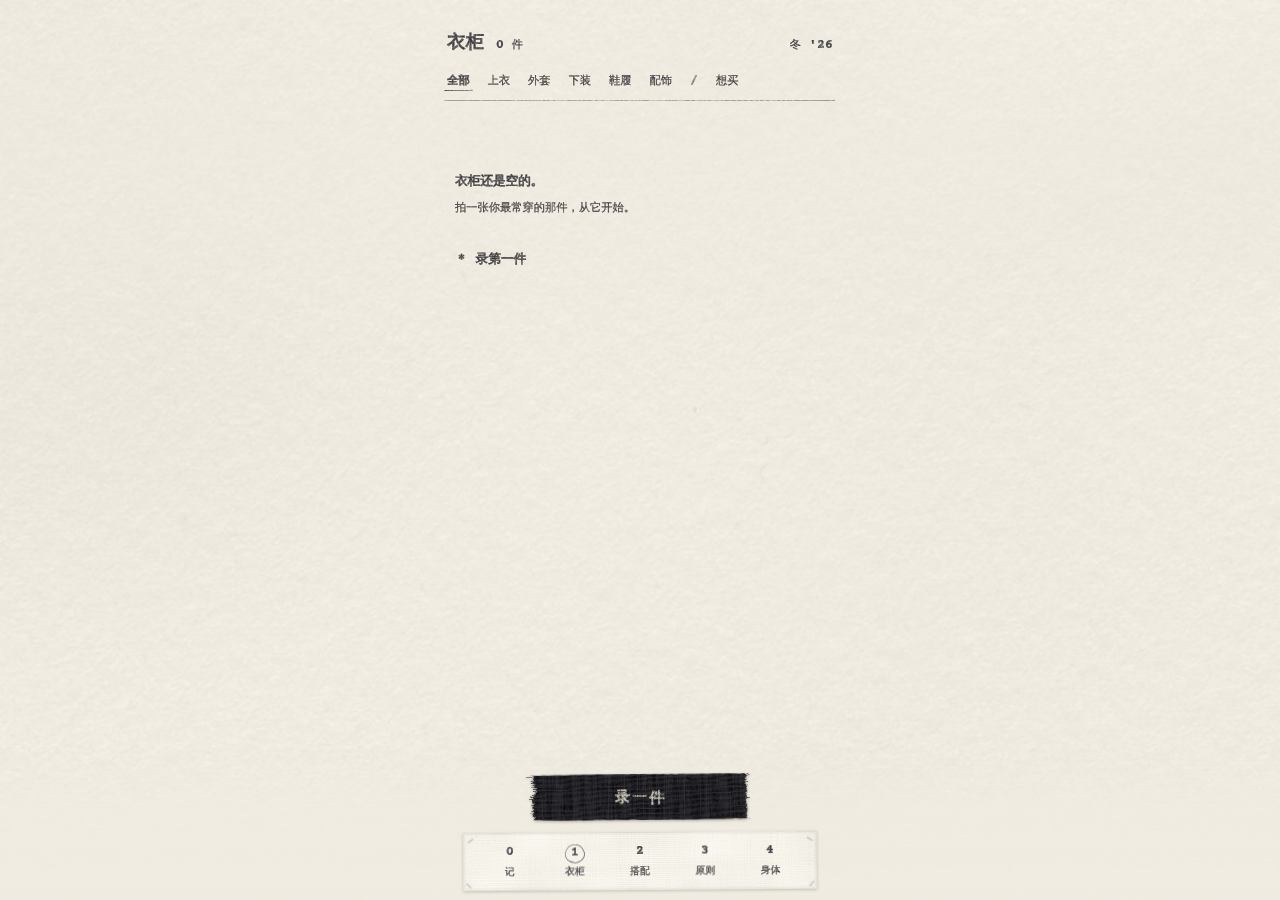
<file: index.html>
<!doctype html>
<html lang="zh-CN">
<head>
<meta charset="utf-8">
<meta name="viewport" content="width=device-width, initial-scale=1, maximum-scale=1, user-scalable=no, viewport-fit=cover">
<meta name="apple-mobile-web-app-capable" content="yes">
<meta name="mobile-web-app-capable" content="yes">
<meta name="apple-mobile-web-app-status-bar-style" content="default">
<meta name="apple-mobile-web-app-title" content="衣柜">
<meta name="theme-color" content="#efebe1">
<meta name="format-detection" content="telephone=no">
<title>衣柜</title>
<link rel="manifest" href="manifest.webmanifest">
<link rel="apple-touch-icon" href="icons/icon-180.png">
<link rel="icon" href="icons/icon-192.png">
<link rel="preload" href="fonts/CourierPrime-Bold.ttf" as="font" type="font/ttf" crossorigin>
<link rel="stylesheet" href="css/app.css">
</head>
<body>
<main id="view"></main>
<script type="module" src="js/app.js"></script>
</body>
</html>
</file>
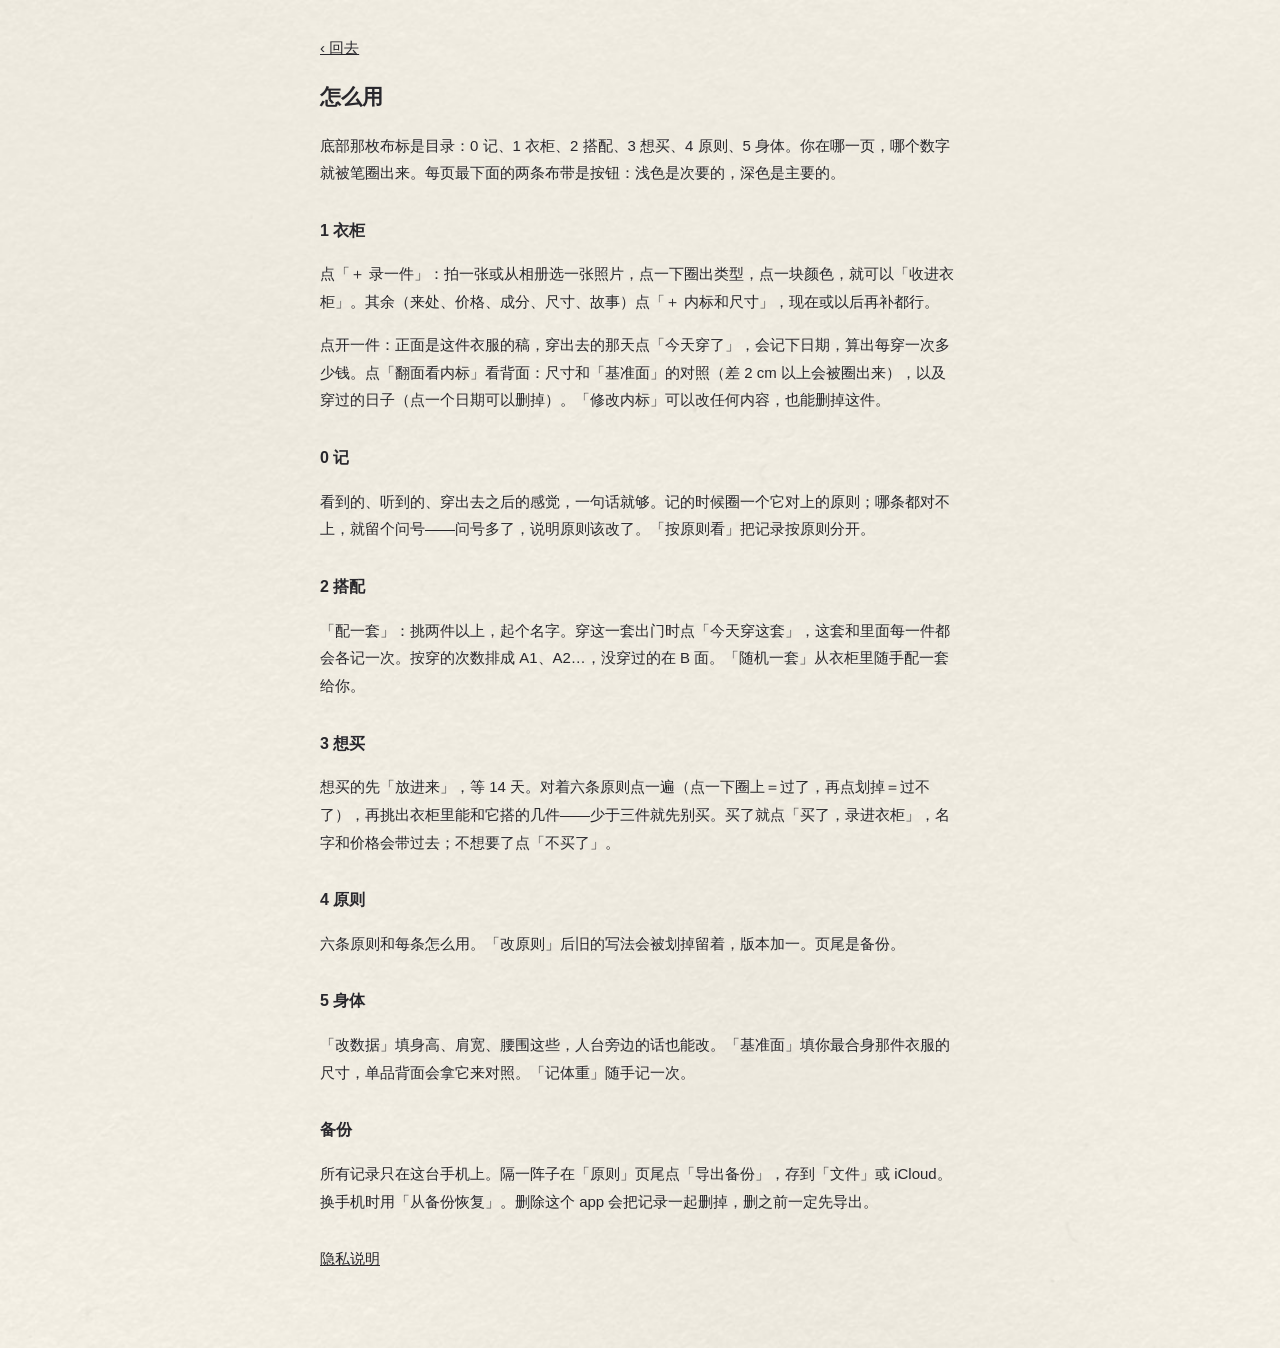
<file: help.html>
<!doctype html>
<html lang="zh-CN"><head><meta charset="utf-8"><meta name="viewport" content="width=device-width, initial-scale=1, viewport-fit=cover">
<title>怎么用</title>
<style>body{max-width:640px;margin:0 auto;padding:calc(env(safe-area-inset-top) + 28px) 22px 60px;font:15px/1.85 "PingFang SC",-apple-system,sans-serif;color:#28272c;background:#efebe1 url(assets/paper.jpg) 0 0/100% auto}h1{font-size:21px;margin:0 0 .6em}h2{font-size:16px;margin:1.8em 0 .3em}a{color:inherit}.back{display:inline-block;padding:6px 0;margin-bottom:10px}</style>
</head><body>
<a class="back" href="./#/rules">‹ 回去</a>
<h1>怎么用</h1>
<p>底部那枚布标是目录：0 记、1 衣柜、2 搭配、3 想买、4 原则、5 身体。你在哪一页，哪个数字就被笔圈出来。每页最下面的两条布带是按钮：浅色是次要的，深色是主要的。</p>
<h2>1 衣柜</h2>
<p>点「＋ 录一件」：拍一张或从相册选一张照片，点一下圈出类型，点一块颜色，就可以「收进衣柜」。其余（来处、价格、成分、尺寸、故事）点「＋ 内标和尺寸」，现在或以后再补都行。</p>
<p>点开一件：正面是这件衣服的稿，穿出去的那天点「今天穿了」，会记下日期，算出每穿一次多少钱。点「翻面看内标」看背面：尺寸和「基准面」的对照（差 2 cm 以上会被圈出来），以及穿过的日子（点一个日期可以删掉）。「修改内标」可以改任何内容，也能删掉这件。</p>
<h2>0 记</h2>
<p>看到的、听到的、穿出去之后的感觉，一句话就够。记的时候圈一个它对上的原则；哪条都对不上，就留个问号——问号多了，说明原则该改了。「按原则看」把记录按原则分开。</p>
<h2>2 搭配</h2>
<p>「配一套」：挑两件以上，起个名字。穿这一套出门时点「今天穿这套」，这套和里面每一件都会各记一次。按穿的次数排成 A1、A2…，没穿过的在 B 面。「随机一套」从衣柜里随手配一套给你。</p>
<h2>3 想买</h2>
<p>想买的先「放进来」，等 14 天。对着六条原则点一遍（点一下圈上＝过了，再点划掉＝过不了），再挑出衣柜里能和它搭的几件——少于三件就先别买。买了就点「买了，录进衣柜」，名字和价格会带过去；不想要了点「不买了」。</p>
<h2>4 原则</h2>
<p>六条原则和每条怎么用。「改原则」后旧的写法会被划掉留着，版本加一。页尾是备份。</p>
<h2>5 身体</h2>
<p>「改数据」填身高、肩宽、腰围这些，人台旁边的话也能改。「基准面」填你最合身那件衣服的尺寸，单品背面会拿它来对照。「记体重」随手记一次。</p>
<h2>备份</h2>
<p>所有记录只在这台手机上。隔一阵子在「原则」页尾点「导出备份」，存到「文件」或 iCloud。换手机时用「从备份恢复」。删除这个 app 会把记录一起删掉，删之前一定先导出。</p>
<p style="margin-top:2em"><a href="privacy.html">隐私说明</a></p>
</body></html>
</file>
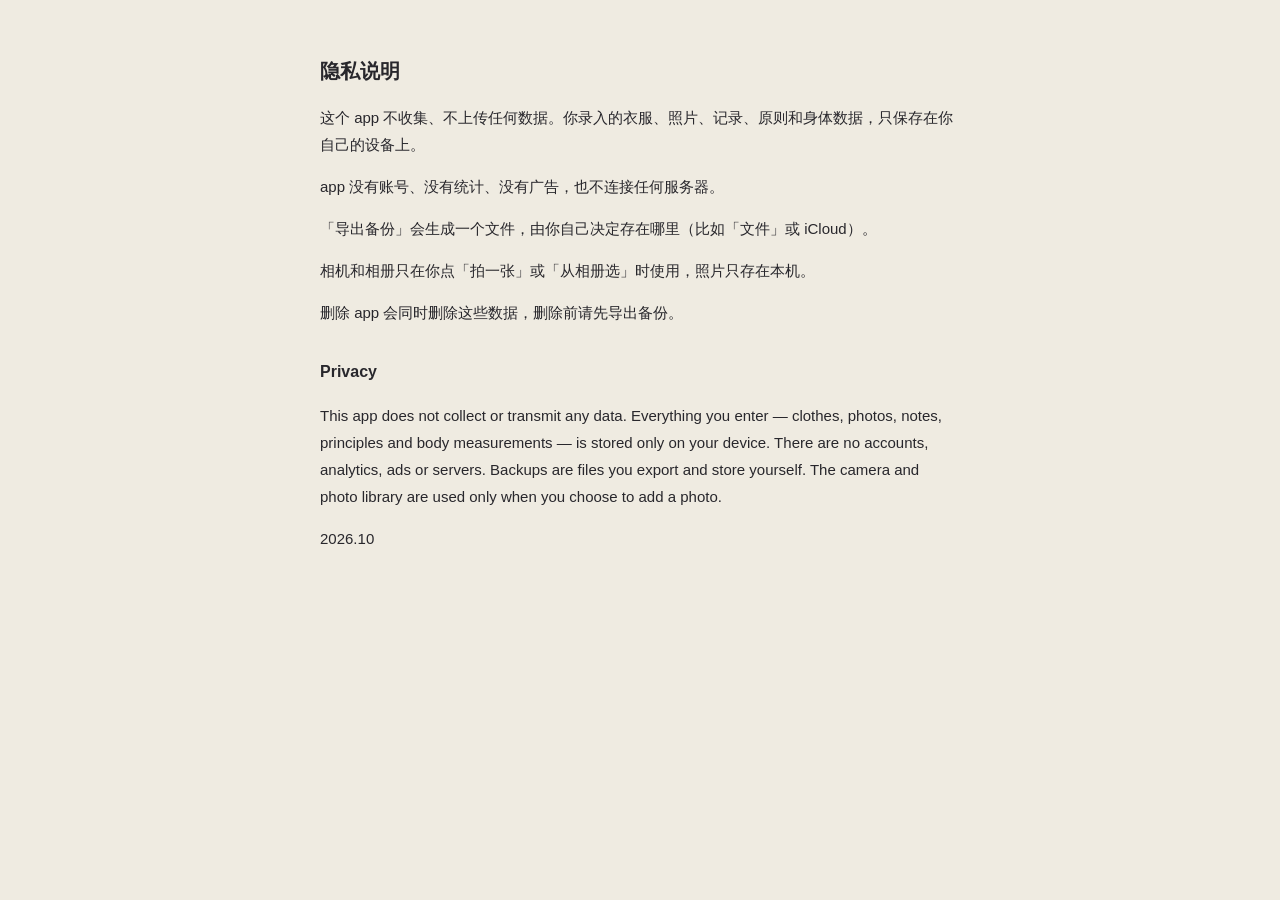
<file: privacy.html>
<!doctype html>
<html lang="zh-CN"><head><meta charset="utf-8"><meta name="viewport" content="width=device-width, initial-scale=1">
<title>隐私说明 · Privacy</title>
<style>body{max-width:640px;margin:0 auto;padding:40px 22px;font:15px/1.8 "PingFang SC",-apple-system,sans-serif;color:#28272c;background:#efebe1}h1{font-size:20px}h2{font-size:16px;margin-top:2em}</style>
</head><body>
<h1>隐私说明</h1>
<p>这个 app 不收集、不上传任何数据。你录入的衣服、照片、记录、原则和身体数据，只保存在你自己的设备上。</p>
<p>app 没有账号、没有统计、没有广告，也不连接任何服务器。</p>
<p>「导出备份」会生成一个文件，由你自己决定存在哪里（比如「文件」或 iCloud）。</p>
<p>相机和相册只在你点「拍一张」或「从相册选」时使用，照片只存在本机。</p>
<p>删除 app 会同时删除这些数据，删除前请先导出备份。</p>
<h2>Privacy</h2>
<p>This app does not collect or transmit any data. Everything you enter — clothes, photos, notes, principles and body measurements — is stored only on your device. There are no accounts, analytics, ads or servers. Backups are files you export and store yourself. The camera and photo library are used only when you choose to add a photo.</p>
<p>2026.10</p>
</body></html>
</file>
<file: css/app.css>
/* 一张米白的稿纸：字是打字机打的（拉丁 Courier Prime，中文朱雀仿宋），线是签字笔画的，按钮和导航是缝上去的白布标。 */
@font-face { font-family: "Courier Prime"; src: url(../fonts/CourierPrime-Bold.ttf) format("truetype"); font-weight: 600 900; unicode-range: U+0000-02FF, U+2000-206F, U+20A0-20CF; font-display: block; }
@font-face { font-family: "Courier Prime"; src: url(../fonts/CourierPrime-Regular.ttf) format("truetype"); font-weight: 100 500; unicode-range: U+0000-02FF, U+2000-206F, U+20A0-20CF; font-display: block; }

:root {
  --ink: rgb(40, 39, 44);
  --ink-soft: rgba(40, 39, 44, 0.55);
  --paper: rgb(239, 235, 225);
  --font: "Courier Prime", "PingFang SC", "Hiragino Sans GB", "Noto Sans SC", "WenQuanYi Zen Hei", sans-serif;
  --gut: 22px;
  color-scheme: light;
}
* { box-sizing: border-box; -webkit-tap-highlight-color: transparent; }
html, body { margin: 0; min-height: 100%; touch-action: pan-x pan-y; }
body { -webkit-user-select: none; user-select: none; -webkit-touch-callout: none; }
input, textarea { -webkit-user-select: text; user-select: text; }
body {
  background: var(--paper) url(../assets/paper.jpg) 0 0 / 100% auto repeat-y;
  font-family: var(--font); font-weight: 600; font-size: 12.5px; color: var(--ink);
  -webkit-font-smoothing: antialiased; -webkit-text-size-adjust: 100%;
  overflow-x: hidden; overscroll-behavior-y: none;
}
button, input, textarea, select { font: inherit; color: inherit; }
button { background: none; border: 0; padding: 0; cursor: pointer; }
a { color: inherit; text-decoration: none; }

/* ------------------------------------------------------------ 打字 */
.ty {
  background: url(../assets/ink.png) 0 0 / 128px;
  -webkit-background-clip: text; background-clip: text; color: transparent;
  -webkit-text-stroke: 0.2px rgba(34, 32, 38, 0.3);
}
.ty i { font-style: normal; }
.ty.light { background-image: url(../assets/ink_light.png); -webkit-text-stroke: 0.2px rgba(240, 236, 224, 0.35); }
.ty.b { font-weight: 800; }
.ty.soft { opacity: 0.62; }
.s { font-size: 10.5px; } .m { font-size: 12.5px; } .l { font-size: 14px; } .xl { font-size: 20px; letter-spacing: 0.02em; }
.ty i.c { font-size: 0.9em; }
.hb { font-size: 15px; }

/* ------------------------------------------------------------ 页面 */
#view { position: relative; }
.page {
  position: relative; max-width: 430px; margin: 0 auto; left: 0;
  padding: calc(env(safe-area-inset-top) + 24px) var(--gut) calc(env(safe-area-inset-bottom) + 40px);
  min-height: 100vh;
}
.page.has-nav { padding-bottom: calc(env(safe-area-inset-bottom) + 100px); }
.page.has-nav.has-actions { padding-bottom: calc(env(safe-area-inset-bottom) + 160px); }
.page.detail.has-actions { padding-bottom: calc(env(safe-area-inset-bottom) + 92px); }
.enter-push { animation: pushIn 0.28s cubic-bezier(0.2, 0.7, 0.2, 1) both; }
.enter-back { animation: backIn 0.28s cubic-bezier(0.2, 0.7, 0.2, 1) both; }
.enter-tab { animation: fadeIn 0.2s ease-out both; }
@keyframes pushIn { from { opacity: 0; left: 26px; } to { opacity: 1; left: 0; } }
@keyframes backIn { from { opacity: 0; left: -26px; } to { opacity: 1; left: 0; } }
@keyframes fadeIn { from { opacity: 0; } to { opacity: 1; } }
@keyframes inkIn { from { opacity: 0; } to { opacity: 1; } }
canvas.ink { position: absolute; pointer-events: none; mix-blend-mode: multiply; z-index: 3; animation: inkIn 0.3s ease-out both; }
.rel { position: relative; }

.head { display: flex; align-items: baseline; gap: 12px; margin: 6px 0 10px; }
.head .grow { flex: 1; }
.back { display: inline-flex; align-items: center; gap: 6px; padding: 6px 8px 6px 0; }
.back svg { width: 9px; height: 14px; }

.cats { display: flex; flex-wrap: wrap; gap: 4px 18px; margin: 12px 0 14px; position: relative; }
.cats button { padding: 6px 0; }
.cats .sep { padding: 6px 0; opacity: 0.6; }
.hr { height: 1px; margin: 6px 0; }

/* ------------------------------------------------------------ 衣柜 */
.grid { display: grid; grid-template-columns: 1fr 1fr; column-gap: 8px; row-gap: 22px; margin-top: 16px; }
.card { display: block; position: relative; }
.card .fig { height: 172px; position: relative; display: flex; align-items: center; justify-content: center; }
.card .cap { display: grid; grid-template-columns: 1fr auto; align-items: start; gap: 4px; padding: 6px 4px 0 6px; }
.card .cap .t1 { display: block; line-height: 1.5; }
.card .cap .t2 { display: block; line-height: 1.5; }
.empty { padding: 60px 8px; text-align: left; line-height: 2; }

/* ------------------------------------------------------------ 实物 */
.print { display: inline-block; background: #f6f4ee; padding: 5px 5px 14px; transform: rotate(var(--rot, 0)); box-shadow: 0.6px 1.2px 2.4px rgba(120, 108, 88, 0.32), 0 0 0.5px rgba(0, 0, 0, 0.15); max-width: 100%; max-height: 100%; }
.print img { display: block; max-width: 100%; max-height: 100%; object-fit: contain; filter: saturate(0.92) contrast(0.97); }
.fig .print { max-height: 100%; }
.fig .print img { max-height: 150px; }

.sw { position: relative; display: inline-block; transform: rotate(var(--rot)); flex: none; }
.sw .swc { position: absolute; display: block; animation: inkIn 0.3s ease-out both; }

.label {
  position: relative; background: #f6f2e6 url(../assets/poplin.jpg) 0 0 / 160px;
  padding: 24px 20px 18px; line-height: 1.85; font-size: 11.5px;
  box-shadow: 0.8px 1.2px 2.2px rgba(140, 128, 108, 0.30), inset 0 0 4px rgba(150, 130, 90, 0.10);
  transform: rotate(var(--rot, -0.5deg));
}
.label canvas.stitch { position: absolute; left: 0; top: 0; pointer-events: none; z-index: 0; }
.label .gap { height: 0.9em; }
.label .row { position: relative; z-index: 1; }

/* 按钮：撕下来的亚麻布带（cloth.js 现画），固定在屏幕下方 */
.actionbar { position: fixed; z-index: 19; left: 50%; transform: translateX(-50%); width: min(354px, calc(100% - 36px)); bottom: calc(env(safe-area-inset-bottom) + 12px); }
.actionbar.above-nav { bottom: calc(env(safe-area-inset-bottom) + 80px); }
.actionbar:empty { display: none; }
.actions { display: flex; gap: 16px; align-items: center; justify-content: center; }
.actions.n1 .tape { flex: none; width: 62%; }
.tape { flex: 1; height: 46px; position: relative; transform: rotate(var(--rot, 0deg)); transition: transform 0.12s ease; -webkit-tap-highlight-color: transparent; }
.tape canvas { position: absolute; pointer-events: none; filter: drop-shadow(0.5px 1.3px 1.3px rgba(110, 96, 72, 0.34)); transition: filter 0.12s ease; }
.tape.dark canvas { filter: drop-shadow(0.6px 1.5px 1.5px rgba(60, 50, 36, 0.42)); }
.tape:active, .tape.busy { transform: rotate(var(--rot, 0deg)) translateY(1px) scale(0.985); }
.tape:active canvas, .tape.busy canvas { filter: drop-shadow(0.2px 0.5px 0.6px rgba(110, 96, 72, 0.3)); }
.sr { position: absolute; width: 1px; height: 1px; overflow: hidden; clip: rect(0 0 0 0); white-space: nowrap; }
@keyframes blink { 50% { opacity: 0; } }
.bottomfade { position: fixed; left: 0; right: 0; bottom: 0; height: calc(env(safe-area-inset-bottom) + 150px); z-index: 18; pointer-events: none;
  background: linear-gradient(to bottom, rgba(239, 235, 225, 0), rgba(239, 235, 225, 0.85) 45%, rgba(239, 235, 225, 0.95)); }
.bottomfade.short { height: calc(env(safe-area-inset-bottom) + 84px); }
.bottomfade.none { display: none; }
.card:active .fig, .track:active, .wish:active, .entry:active { opacity: 0.7; }
.card .fig, .track, .wish, .entry { transition: opacity 0.12s; }
.wish.withphoto { padding-right: 84px; }
.wphoto { position: absolute; right: 0; top: 14px; width: 72px; height: 84px; display: flex; align-items: flex-start; justify-content: flex-end; }
.wphoto .print { padding: 3px 3px 9px; } .wphoto .print img { max-height: 70px; max-width: 64px; }
.wnote { line-height: 1.7; margin-top: 4px; padding-right: 64px; }
.wishfig { display: flex; justify-content: center; margin: 4px 0 10px; height: 200px; }
.wishfig .print img { max-height: 180px; }

.nav {
  position: fixed; z-index: 20; left: 50%; bottom: calc(env(safe-area-inset-bottom) + 10px); transform: translateX(-50%) rotate(-0.4deg);
  width: min(354px, calc(100% - 36px)); height: 58px; background: url(../assets/nav.png) center / 100% 100% no-repeat;
  filter: drop-shadow(0.6px 1px 1.6px rgba(120, 108, 88, 0.35)); display: grid; grid-template-columns: repeat(5, 1fr); padding: 0 14px;
}
.nav a { display: flex; flex-direction: column; align-items: center; justify-content: center; gap: 5px; position: relative; }
.nav a .n { font-size: 12.5px; }
.nav a .w { font-size: 11px; }

/* ------------------------------------------------------------ 单品 */
.sheetframe { position: relative; margin: 14px 2px 0; padding: 22px 18px 18px; min-height: 540px; }
.sheetframe .title { display: inline-block; margin: 6px 0 6px; }
.props { margin: 10px 0 0 22px; line-height: 1.75; }
.itemfig { display: flex; justify-content: center; align-items: center; height: 330px; margin: 14px 0 8px; position: relative; }
.itemfig .print img { max-height: 300px; }
.sheetframe .top { display: flex; gap: 10px; align-items: flex-start; }
.sheetframe .tl { flex: 1; min-width: 0; }
.item-label { flex: none; width: 176px; margin: -22px -34px 0 0; padding: 18px 14px 14px 18px; line-height: 1.8; font-size: 10.5px; z-index: 4; --rot: -1deg; }
.foot { display: flex; align-items: flex-end; justify-content: space-between; gap: 12px; margin-top: 10px; }
.foot .side { display: flex; align-items: flex-end; gap: 16px; }
.nostamp { white-space: nowrap; }
.seasonbox { white-space: nowrap; }
.backwrap { position: absolute; right: 0; bottom: 0; display: flex; flex-direction: column; align-items: center; gap: 2px; z-index: 2; }
.mainfig { position: relative; flex: 1; height: 100%; display: flex; align-items: center; justify-content: center; }
.mainfig.withback { margin-right: 66px; }
.mainfig .print img { max-height: 300px; }
.seasonbox { padding: 6px 10px; }

.table { display: grid; grid-template-columns: 64px repeat(4, 1fr); row-gap: 10px; margin: 12px 0; align-items: baseline; }
.table .c { text-align: left; }
.dates { display: grid; grid-template-columns: repeat(5, 1fr); gap: 12px 6px; margin: 14px 0; }
.dates button { text-align: left; padding: 2px 0; }

/* ------------------------------------------------------------ 表单 */
.form .row { display: grid; grid-template-columns: 62px 1fr; align-items: center; min-height: 44px; position: relative; padding: 4px 0; }
.opts { display: flex; flex-wrap: wrap; gap: 2px 8px; }
.opt { padding: 8px 6px; position: relative; min-width: 28px; }
.field { width: 100%; background: transparent; border: 0; border-bottom: 0.6px solid rgba(40, 39, 44, 0.32); padding: 8px 0 6px; font-size: 15px; font-weight: 600; outline: none; border-radius: 0; }
.field::placeholder { color: rgba(40, 39, 44, 0.32); }
textarea.field { resize: none; min-height: 96px; line-height: 1.7; font-size: 15px; }
.chips { display: flex; flex-wrap: wrap; gap: 14px 14px; align-items: center; padding: 6px 0; }
.chip { display: inline-flex; flex-direction: column; align-items: center; gap: 4px; position: relative; padding: 2px; }
.more { margin: 16px 0 4px; display: inline-block; padding: 8px 0; }
.hide { display: none !important; }
.preview { position: relative; height: 300px; margin: 8px 2px 16px; padding: 22px 18px; display: flex; flex-direction: column; }
.preview .fig { flex: 1; display: flex; align-items: center; justify-content: center; position: relative; }
.preview .fig .print img { max-height: 210px; }
.linkrow { display: flex; gap: 22px; align-items: center; }
.linkrow button, .linkrow label { padding: 8px 0; }
input[type=file] { display: none; }
.picker { display: grid; grid-template-columns: repeat(4, 1fr); gap: 10px 6px; margin: 10px 0; }
.picker button { position: relative; height: 92px; display: flex; flex-direction: column; align-items: center; justify-content: flex-end; }
.picker .fig { position: absolute; inset: 0 0 18px; }
.picker .fig .print img { max-height: 64px; }

/* ------------------------------------------------------------ 记 / 搭配 / 想买 / 原则 / 身体 */
.entry { display: grid; grid-template-columns: 74px 1fr 32px; gap: 0 4px; padding: 14px 0 16px; position: relative; }
.entry .txt { line-height: 1.75; font-size: 12.5px; }
.entry .ref { margin-top: 4px; display: inline-block; }
.entry .mark { text-align: center; padding-top: 1px; }
.track { padding: 14px 0 18px; position: relative; display: block; }
.track .top { display: grid; grid-template-columns: 34px 1fr auto; align-items: baseline; }
.thumbs { display: flex; align-items: flex-end; gap: 12px; margin: 10px 0 0 34px; flex-wrap: wrap; }
.thumb { display: flex; flex-direction: column; align-items: center; gap: 4px; }
.thumb .fig { width: 54px; height: 64px; position: relative; display: flex; align-items: center; justify-content: center; }
.thumb .fig .print { padding: 2px 2px 6px; } .thumb .fig .print img { max-height: 52px; }
.wish { padding: 14px 0 16px; position: relative; display: block; }
.wish .top { display: flex; justify-content: space-between; align-items: baseline; }
.ruleset { display: flex; align-items: center; gap: 2px; margin: 10px 0 6px; flex-wrap: wrap; }
.ruleset .n { width: 26px; text-align: center; padding: 6px 0; position: relative; }
.stamp { position: absolute; right: 6px; bottom: 16px; padding: 6px 10px; }
.rules-label { margin: 18px 6px 0; padding: 30px 24px 22px; font-size: 13.5px; line-height: 1.85; }
.how { display: grid; grid-template-columns: 30px 1fr auto; gap: 4px; padding: 10px 0; align-items: start; }
.how .old { margin-top: 2px; }
.stock { position: relative; height: 380px; margin-top: 8px; }
.stock .note { position: absolute; left: 160px; right: 0; line-height: 1.6; }
.colors { display: flex; gap: 16px; flex-wrap: wrap; align-items: flex-start; }

.toast { font-size: 13px; position: fixed; left: 50%; top: calc(env(safe-area-inset-top) + 18px); transform: translate(-50%, -8px) rotate(-1deg); opacity: 0; transition: 0.25s; z-index: 50; background: #f6f2e6 url(../assets/poplin.jpg) 0 0/160px; padding: 10px 16px; box-shadow: 0.8px 1.4px 3px rgba(120, 108, 88, 0.35); }
.toast.on { opacity: 1; transform: translate(-50%, 0) rotate(-1deg); }
.modal { position: fixed; inset: 0; z-index: 60; background: rgba(239, 235, 225, 0.72); display: flex; align-items: center; justify-content: center; padding: 30px; }
.sheetlabel { width: 100%; max-width: 330px; font-size: 14px; }
.choices { display: flex; justify-content: flex-end; gap: 28px; margin-top: 18px; }
.choices button { padding: 8px 4px; }

/* 背面：正面的墨从纸背透过来，镜像、很淡 */
.ghost { position: absolute; left: 0; right: 0; top: 0; pointer-events: none; transform: scaleX(-1); opacity: 0.12; filter: blur(0.9px); z-index: 0; }
.ghost canvas.ink { mix-blend-mode: normal; }
.dimnum { position: absolute; z-index: 4; }
.backfig { width: 78px; height: 96px; position: relative; }

/* 背面内标：照 Replica 的标签 */
.replica { padding: 24px 22px 18px; line-height: 1.5; }
.replica .rh { display: flex; align-items: baseline; justify-content: space-between; }
.replica .rp { font-weight: 700; font-size: 22px; letter-spacing: 0.01em; -webkit-text-stroke: 0; }
.replica .rno { font-size: 13px; }
.replica .rsub { margin: 2px 0 12px; }
.replica .rf { margin-top: 9px; }
.replica .rk .ty { font-size: 10px; letter-spacing: 0.02em; }
.replica .ra { border-bottom: 1px dotted rgba(40, 39, 44, 0.75); padding: 2px 0 2px 12px; min-height: 22px; opacity: 0.72; }
.replica .rfoot { margin-top: 14px; text-align: right; }
/* 照片边上竖着的一行布边小字 */
.itemfig .selvedge { position: absolute; right: -14px; top: 6px; writing-mode: vertical-rl; letter-spacing: 0.14em; opacity: 0.7; white-space: nowrap; max-height: 100%; overflow: hidden; }
.itemfig .selvedge .ty { font-size: 9px; }
/* 今天穿了：一枚橡皮章压在稿纸上 */
.stampmark { position: absolute; left: 12px; bottom: 58px; z-index: 5; mix-blend-mode: multiply; pointer-events: none; }
.stampmark.fresh { animation: stampIn 0.42s cubic-bezier(0.25, 1.4, 0.5, 1) both; }
@keyframes stampIn { 0% { opacity: 0; transform: scale(1.35) rotate(-3deg); } 60% { opacity: 1; } 100% { opacity: 1; transform: none; } }
/* 抠过的衣服：直接躺在纸上 */
.cutout { display: inline-flex; transform: rotate(var(--rot, 0)); max-width: 100%; max-height: 100%; }
.cutout img { display: block; max-width: 100%; max-height: 100%; object-fit: contain; filter: drop-shadow(0.5px 3px 4px rgba(80, 66, 40, 0.30)) saturate(0.95); }
.fig .cutout img { max-height: 160px; } .mainfig .cutout img { max-height: 310px; } .thumb .fig .cutout img { max-height: 60px; } .picker .fig .cutout img { max-height: 70px; } .wphoto .cutout img { max-height: 76px; max-width: 70px; } .wishfig .cutout img { max-height: 190px; }
.sheetframe { position: relative; }
</file>
